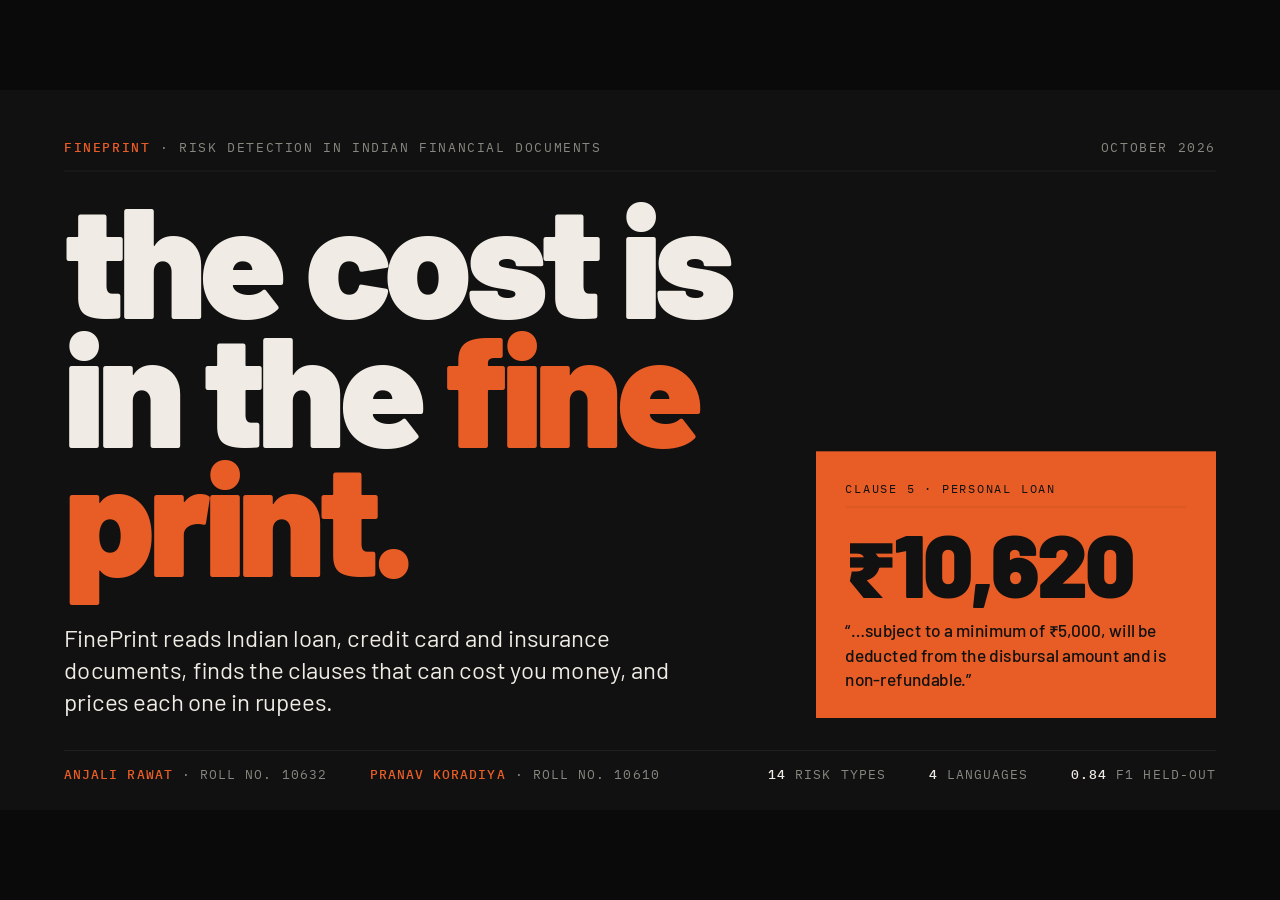
<file: presentation/fineprint-deck.html>
<!DOCTYPE html>
<html lang="en">
<head>
<meta charset="UTF-8">
<meta name="viewport" content="width=device-width, initial-scale=1.0">
<title>FinePrint: Risk Detection in Indian Financial Documents</title>

<!-- Fonts: Barlow carries every word; IBM Plex Mono carries only the chrome (kickers, labels, numbers).
     Noto Sans Devanagari covers the Hindi and Marathi on the language slide. -->
<link rel="preconnect" href="https://fonts.googleapis.com">
<link rel="preconnect" href="https://fonts.gstatic.com" crossorigin>
<link href="https://fonts.googleapis.com/css2?family=Barlow:wght@400;500;600;700;800;900&family=IBM+Plex+Mono:wght@400;500;700&family=Noto+Sans+Devanagari:wght@400;600&display=swap" rel="stylesheet">

<style>
/* ===========================================
   THEME (Broadside: ink on fire)
   Two registers only: dark slides for documentation, orange slides for declaration.
   Change the colours here to re-theme the whole deck.
   =========================================== */
:root {
    --stage-bg: #0a0a0a;
    --ink: #111111;
    --ink-alt: #1A1A18;
    --fire: #E85D26;
    --cream: #F0ECE5;
    --cream-muted: #888880;
    --cream-hint: #6a6a62;          /* lifted from #505048 so small text stays readable on a projector */
    --border: #282826;
    --on-orange-muted: rgba(17, 17, 17, 0.75);
    --on-orange-hint: rgba(17, 17, 17, 0.55);
    --on-orange-border: rgba(17, 17, 17, 0.2);

    --display: 'Barlow', 'Noto Sans Devanagari', sans-serif;
    --mono: 'IBM Plex Mono', monospace;

    /* Type scale, translated from the template's vw values to the 1920×1080 stage */
    --fs-display: 236px;   /* 13vw, slightly reduced to fit three words */
    --fs-h1: 144px;        /* 7.5vw */
    --fs-h2: 80px;         /* 4.5vw ≈ 86, trimmed for two-line headlines */
    --fs-h3: 40px;
    --fs-stat: 100px;      /* 5.5vw */
    --fs-lead: 31px;       /* 1.6vw */
    --fs-body: 24px;       /* 1.2vw, raised a touch for a reading deck */
    --fs-caption: 19px;
    --fs-label: 16px;      /* 0.72vw ≈ 14, raised for legibility */

    /* Spacing on the stage */
    --pad-x: 106px;        /* 5.5vw */
    --pad-y: 60px;         /* 5.5vh */
    --gap-lg: 38px; --gap-md: 22px; --gap-sm: 11px;

    --ease-enter: cubic-bezier(0.16, 1, 0.3, 1);
}

* { margin: 0; padding: 0; box-sizing: border-box; }

/* ===========================================
   FIXED 16:9 STAGE: MANDATORY BASE STYLES (viewport-base.css, in full)
   =========================================== */
html,
body {
    width: 100%;
    height: 100%;
    margin: 0;
    overflow: hidden;
    background: var(--stage-bg, #000);
}
.deck-viewport {
    position: fixed;
    inset: 0;
    overflow: hidden;
    background: var(--stage-bg, #000);
}
.deck-stage {
    position: absolute;
    left: 0;
    top: 0;
    width: 1920px;
    height: 1080px;
    overflow: hidden;
    transform-origin: 0 0;
    background: var(--slide-bg, #fff);
}
.slide {
    position: absolute;
    inset: 0;
    width: 1920px;
    height: 1080px;
    overflow: hidden;
    display: block;
    visibility: hidden;
    opacity: 0;
    pointer-events: none;
    background: var(--slide-bg, #fff);
}
.slide.active,
.slide.visible {
    visibility: visible;
    opacity: 1;
    pointer-events: auto;
    z-index: 1;
}
img,
video,
canvas,
svg {
    max-width: 100%;
    max-height: 100%;
}
.deck-controls {
    position: fixed;
    left: 50%;
    bottom: 22px;
    transform: translateX(-50%);
    z-index: 1000;
}
@media print {
    html,
    body {
        width: 1920px;
        height: auto;
        overflow: visible;
        background: #fff;
    }
    .deck-viewport {
        position: static;
        overflow: visible;
        background: #fff;
    }
    .deck-stage {
        position: static;
        width: auto;
        height: auto;
        transform: none !important;
        background: none;
    }
    .slide {
        position: relative;
        display: block !important;
        visibility: visible !important;
        opacity: 1 !important;
        pointer-events: auto !important;
        width: 1920px;
        height: 1080px;
        break-after: page;
        page-break-after: always;
    }
    .slide:last-child {
        break-after: auto;
        page-break-after: auto;
    }
    .deck-controls {
        display: none !important;
    }
}
@media (prefers-reduced-motion: reduce) {
    *,
    *::before,
    *::after {
        animation-duration: 0.01ms !important;
        transition-duration: 0.2s !important;
    }
}

/* ===========================================
   REGISTERS: dark (content) and orange (declaration)
   =========================================== */
.slide { font-family: var(--display); }
.slide.dark { --slide-bg: var(--ink); background: var(--ink); color: var(--cream); }
.slide.orange { --slide-bg: var(--fire); background: var(--fire); color: var(--ink); }

/* The frame every content slide sits in: chrome bar, body, foot bar */
.frame { position: absolute; inset: var(--pad-y) var(--pad-x); display: flex; flex-direction: column; }
.chrome, .foot {
    display: flex; justify-content: space-between; align-items: baseline;
    font-family: var(--mono); font-size: var(--fs-label); font-weight: 500; letter-spacing: 0.14em; text-transform: uppercase; color: var(--cream-muted);
}
.chrome { padding-bottom: var(--gap-sm); border-bottom: 1px solid var(--border); margin-bottom: var(--gap-lg); }
.foot { padding-top: var(--gap-sm); border-top: 1px solid var(--border); margin-top: auto; }
.chrome b, .foot b { color: var(--fire); font-weight: 500; }
.orange .chrome, .orange .foot { color: var(--on-orange-hint); border-color: var(--on-orange-border); }
.orange .chrome b, .orange .foot b { color: var(--ink); }
.body { flex: 1; min-height: 0; display: flex; flex-direction: column; }

/* ===========================================
   TYPE ROLES (Barlow lowercase for words; Plex Mono uppercase for chrome)
   =========================================== */
.kicker { font-family: var(--mono); font-size: var(--fs-label); font-weight: 500; letter-spacing: 0.14em; text-transform: uppercase; color: var(--fire); margin-bottom: var(--gap-sm); }
.orange .kicker { color: var(--on-orange-hint); }
.display { font-size: var(--fs-display); font-weight: 900; line-height: 0.86; letter-spacing: -0.04em; }
.h1 { font-size: var(--fs-h1); font-weight: 800; line-height: 0.9; letter-spacing: -0.03em; }
.h2 { font-size: var(--fs-h2); font-weight: 700; line-height: 1.05; letter-spacing: -0.02em; max-width: 1500px; }
.h3 { font-size: var(--fs-h3); font-weight: 700; line-height: 1.1; letter-spacing: -0.015em; }
.lead { font-size: var(--fs-lead); line-height: 1.45; font-weight: 400; }
.text { font-size: var(--fs-body); line-height: 1.5; font-weight: 400; }
.muted { color: var(--cream-muted); }
.orange .muted { color: var(--on-orange-muted); }
.accent { color: var(--fire); }
.mono-note { font-family: var(--mono); font-size: var(--fs-label); letter-spacing: 0.1em; text-transform: uppercase; color: var(--cream-hint); }
.orange .mono-note { color: var(--on-orange-hint); }
.rule { width: 36px; height: 2px; background: var(--fire); margin: var(--gap-md) 0; }
.orange .rule { background: var(--ink); }
.catalogue { position: absolute; top: var(--pad-y); left: var(--pad-x); font-family: var(--mono); font-size: 21px; font-weight: 500; letter-spacing: 0.1em; color: rgba(17, 17, 17, 0.45); }

/* Slash-marked list: the system's only bullet */
.slash { list-style: none; display: grid; gap: var(--gap-md); }
.slash li { position: relative; padding-left: 40px; font-size: var(--fs-body); line-height: 1.5; }
.slash li::before { content: "/"; position: absolute; left: 0; top: 0; font-family: var(--mono); font-weight: 700; color: var(--fire); }
.orange .slash li::before { color: rgba(17, 17, 17, 0.45); }
.slash li b { font-weight: 700; }

/* Stat card: top border only, big figure, label, mono note */
.stat { border-top: 1px solid var(--border); padding: var(--gap-md) var(--gap-md) 0 0; }
.stat .v { font-size: var(--fs-stat); font-weight: 900; line-height: 1; letter-spacing: -0.04em; color: var(--fire); }
.stat .v.sm { font-size: 72px; }
.stat .l { font-size: var(--fs-body); line-height: 1.4; margin-top: 10px; }
.stat .n { margin-top: 8px; }
.orange .stat { border-color: var(--on-orange-border); }
.orange .stat .v { color: var(--ink); }

/* Tag: bordered mono label */
.tag { display: inline-block; font-family: var(--mono); font-size: var(--fs-label); letter-spacing: 0.14em; text-transform: uppercase; color: var(--fire); border: 1px solid var(--fire); padding: 0.3em 0.8em; }

/* Screenshot with a hairline caption */
.shot { display: flex; flex-direction: column; gap: var(--gap-sm); }
.shot img { display: block; width: 100%; height: auto; border: 1px solid var(--border); }
.shot figcaption { font-family: var(--mono); font-size: var(--fs-label); letter-spacing: 0.1em; text-transform: uppercase; color: var(--cream-hint); }

/* ===========================================
   ENTRANCE ANIMATION: replays each time a slide becomes visible
   =========================================== */
.reveal { opacity: 0; transform: translateY(26px); transition: opacity 0.5s var(--ease-enter), transform 0.5s var(--ease-enter); }
.slide.visible .reveal { opacity: 1; transform: none; }
.slide.visible .reveal[data-d="1"] { transition-delay: 0.08s; }
.slide.visible .reveal[data-d="2"] { transition-delay: 0.16s; }
.slide.visible .reveal[data-d="3"] { transition-delay: 0.24s; }
.slide.visible .reveal[data-d="4"] { transition-delay: 0.32s; }
.slide.visible .reveal[data-d="5"] { transition-delay: 0.40s; }
.slide.visible .reveal[data-d="6"] { transition-delay: 0.48s; }
/* bars grow from their baseline */
.grow { transform-origin: left; transform: scaleX(0); transition: transform 0.9s var(--ease-enter) 0.3s; }
.slide.visible .grow { transform: scaleX(1); }
.grow-y { transform-origin: bottom; transform: scaleY(0); transition: transform 0.9s var(--ease-enter) 0.3s; }
.slide.visible .grow-y { transform: scaleY(1); }

/* === SLIDE 1 · COVER ================================================================ */
.cover .page { position: absolute; inset: 72px 96px; display: grid; grid-template-rows: auto 1fr auto; }
.cover .mast { display: flex; justify-content: space-between; font-family: var(--mono); font-size: 20px; letter-spacing: 0.12em; text-transform: uppercase; color: var(--cream-muted); border-bottom: 1px solid var(--border); padding-bottom: 22px; }
.cover .mast b { color: var(--fire); font-weight: 500; }
.cover .main { display: grid; grid-template-columns: 1fr 600px; gap: 72px; align-items: end; padding-top: 30px; }
.cover .display { line-height: 0.82; }
.cover .sub { font-size: 36px; line-height: 1.35; margin-top: 64px; max-width: 1000px; }
.cover .card { background: var(--fire); color: var(--ink); padding: 44px 44px 40px; display: grid; gap: 24px; }
.cover .card .lbl { font-family: var(--mono); font-size: 18px; letter-spacing: 0.12em; text-transform: uppercase; border-bottom: 1px solid var(--on-orange-border); padding-bottom: 16px; }
.cover .card .fig { font-size: 132px; font-weight: 900; line-height: 0.9; letter-spacing: -0.03em; }
.cover .card q { font-size: 26px; line-height: 1.4; quotes: none; font-weight: 500; }
.cover .stats { display: flex; gap: 64px; font-family: var(--mono); font-size: 20px; letter-spacing: 0.08em; text-transform: uppercase; color: var(--cream-muted); border-top: 1px solid var(--border); padding-top: 22px; margin-top: 48px; }
.cover .stats b { color: var(--cream); font-weight: 500; }
.cover .stats { justify-content: space-between; align-items: baseline; }
.cover .stats .grp { display: flex; gap: 64px; }
.cover .stats .team b { color: var(--fire); }

/* === SLIDE 2 · PROBLEM =============================================================== */
.problem .cols { display: grid; grid-template-columns: 1fr 1fr; gap: 96px; margin-top: var(--gap-lg); flex: 1; }
.problem .stats3 { display: grid; gap: var(--gap-md); align-content: start; }

/* === SLIDES 3, 15 · STATEMENT (orange, no chrome) ==================================== */
.statement .wrap { position: absolute; inset: 0 var(--pad-x); display: flex; flex-direction: column; justify-content: center; }
.statement .h1 { max-width: 1650px; }
.statement .h1 .dim { opacity: 0.45; }

/* === SLIDE 4 · THE APP =============================================================== */
.app .cols { display: grid; grid-template-columns: 640px 1fr; gap: 72px; flex: 1; align-items: start; }

/* === SLIDE 5 · PIPELINE ============================================================== */
.pipe { display: grid; grid-template-columns: repeat(3, 1fr); grid-template-rows: 1fr 1fr; gap: 0 56px; margin-top: var(--gap-lg); flex: 1; }
.pipe .st { border-top: 1px solid var(--border); padding: 22px 0 18px; display: flex; flex-direction: column; gap: 10px; }
.pipe .num { font-family: var(--mono); font-size: 18px; font-weight: 700; letter-spacing: 0.1em; color: var(--fire); }
.pipe .h3 { font-size: 38px; }
.pipe .text { font-size: 22px; color: var(--cream); }
.pipe .mono-note { margin-top: auto; text-transform: none; letter-spacing: 0.02em; }

/* === SLIDE 6 · TAXONOMY ============================================================== */
.tax { display: grid; grid-template-columns: repeat(3, 1fr); gap: 56px; margin-top: var(--gap-lg); }
.tax .grp { border-top: 2px solid var(--fire); padding-top: 18px; }
.tax .grp .kicker { margin-bottom: 18px; }
.tax ul { list-style: none; }
.tax li { font-size: 30px; font-weight: 600; letter-spacing: -0.01em; line-height: 1.25; padding: 13px 0; border-bottom: 1px solid var(--border); }

/* === SLIDE 7 · DETECTION (compare) =================================================== */
.compare { display: grid; grid-template-columns: 1fr 1fr; align-items: stretch; margin-top: var(--gap-lg); }
.compare .lp { padding-right: 58px; border-right: 1px solid var(--border); display: flex; flex-direction: column; gap: var(--gap-md); }
.compare .rp { background: var(--fire); color: var(--ink); padding: 40px 48px 44px; display: flex; flex-direction: column; gap: var(--gap-md); margin-left: 58px; }
.compare .rp .kicker { color: var(--on-orange-hint); }
.compare .rp .slash li::before { color: rgba(17, 17, 17, 0.5); }
.compare .rp .text { color: var(--on-orange-muted); }
.compare .slash { gap: 28px; }
.compare .slash li { font-size: 27px; }
.compare .h3 { font-size: 46px; }

/* === SLIDE 8 · CALCULATOR ============================================================ */
.calc .cols { display: grid; grid-template-columns: 820px 1fr; gap: 96px; flex: 1; margin-top: var(--gap-lg); }
.sum { font-family: var(--mono); font-size: 40px; line-height: 1.7; }
.sum div { display: grid; grid-template-columns: 60px 1fr auto; border-bottom: 1px solid var(--border); padding: 4px 0; }
.sum div span:last-child { text-align: right; }
.sum .op { color: var(--cream-hint); }
.sum .total { border-bottom: 0; border-top: 2px solid var(--fire); margin-top: 8px; font-weight: 700; color: var(--fire); }
.calc .grid2 { display: grid; grid-template-columns: 1fr 1fr; gap: 0 48px; align-content: start; }

/* === SLIDE 9 · GUARDRAILS ============================================================ */
.guards { display: grid; grid-template-columns: repeat(4, 1fr); gap: 40px; margin-top: 56px; }
.guards .g { border-top: 2px solid var(--fire); padding-top: 22px; display: flex; flex-direction: column; gap: 16px; }
.guards .g .num { font-family: var(--mono); font-size: 18px; font-weight: 700; color: var(--fire); letter-spacing: 0.1em; }
.guards .g .h3 { font-size: 44px; }
.guards .g .text { font-size: 25px; }
.guards .g .eg { margin-top: 8px; background: var(--ink-alt); padding: 18px 20px; font-size: 21px; line-height: 1.45; color: var(--cream-muted); border-left: 2px solid var(--fire); }

/* === SLIDE 10 · LANGUAGES ============================================================ */
.lang .cols { display: grid; grid-template-columns: 1fr 380px; gap: 80px; flex: 1; margin-top: var(--gap-md); min-height: 0; }
.flow { display: grid; gap: 0; margin-top: var(--gap-lg); }
.flow .row { display: grid; grid-template-columns: 200px 1fr; gap: 24px; padding: 16px 0; border-top: 1px solid var(--border); align-items: baseline; }
.flow .row .mono-note { color: var(--fire); }
.flow .row .val { font-size: 30px; font-weight: 600; letter-spacing: -0.01em; line-height: 1.3; }
.flow .row .val .add { color: var(--cream-muted); font-weight: 500; }
.lang .phone { align-self: start; }
.lang .phone img { width: 360px; }

/* === SLIDE 11 · EVALUATION (vertical bars) =========================================== */
.eval .cols { display: grid; grid-template-columns: 1000px 1fr; gap: 96px; flex: 1; margin-top: var(--gap-lg); }
.bars { display: grid; grid-template-columns: repeat(5, 1fr); gap: 36px; height: 470px; border-left: 1px solid var(--border); border-bottom: 1px solid var(--border); padding: 0 0 0 36px; align-items: end; }
.bars .b { display: flex; flex-direction: column; justify-content: flex-end; height: 100%; }
.bars .fill { background: var(--cream-hint); position: relative; }
.bars .fill.hot { background: var(--fire); }
.bars .val { font-size: 44px; font-weight: 900; letter-spacing: -0.03em; margin-bottom: 10px; }
.bars .hot-v { color: var(--fire); }
.bar-labels { display: grid; grid-template-columns: repeat(5, 1fr); gap: 36px; padding-left: 37px; margin-top: 14px; }
.bar-labels span { font-family: var(--mono); font-size: 15px; letter-spacing: 0.08em; text-transform: uppercase; color: var(--cream-muted); line-height: 1.4; }
.eval .side { display: grid; gap: var(--gap-md); align-content: start; }

/* === SLIDE 12 · PER CATEGORY (horizontal bars) ======================================= */
.cat .cols { display: grid; grid-template-columns: 1fr 560px; gap: 96px; flex: 1; margin-top: var(--gap-md); }
.hbars { display: grid; gap: 7px; align-content: start; }
.hbars .r { display: grid; grid-template-columns: 380px 1fr 70px; gap: 20px; align-items: center; height: 38px; }
.hbars .r .k { font-size: 22px; font-weight: 500; white-space: nowrap; }
.hbars .track { height: 14px; }
.hbars .fill { height: 100%; background: var(--cream-hint); }
.hbars .r.miss .fill { background: var(--fire); }
.hbars .r.miss .k, .hbars .r.miss .v { color: var(--fire); }
.hbars .v { font-family: var(--mono); font-size: 20px; text-align: right; }
.errs { display: grid; gap: 0; align-content: start; }
.errs .e { display: grid; grid-template-columns: 70px 1fr; gap: 16px; padding: 14px 0; border-top: 1px solid var(--border); font-size: 22px; line-height: 1.4; }
.errs .e .mono-note { color: var(--fire); padding-top: 4px; }

/* === SLIDE 13 · LIMITS (compare, orange payoff) ===================================== */
/* uses .compare */

/* === SLIDE 14 · ENGINEERING ========================================================= */
.eng .stats4 { display: grid; grid-template-columns: repeat(4, 1fr); gap: 48px; margin-top: var(--gap-lg); }
.eng .bottom { display: grid; grid-template-columns: 1fr 1fr; gap: 96px; margin-top: 56px; }

/* === SLIDE 15 · END ================================================================= */
.end .wrap { position: absolute; inset: 0 var(--pad-x); display: flex; flex-direction: column; justify-content: center; }
.end .team { display: flex; gap: 96px; margin-top: 96px; }
.end .team p { font-size: 48px; font-weight: 800; letter-spacing: -0.02em; line-height: 1.1; }
.end .team span { display: block; font-family: var(--mono); font-size: 22px; font-weight: 500; letter-spacing: 0.12em; text-transform: uppercase; color: var(--on-orange-muted); margin-top: 10px; }
.end .meta { display: flex; gap: 64px; margin-top: 56px; font-family: var(--mono); font-size: 22px; letter-spacing: 0.1em; text-transform: uppercase; color: var(--on-orange-muted); border-top: 1px solid var(--on-orange-border); padding-top: 22px; }

/* ===========================================
   PRESENTER CHROME (outside the stage): progress bar and counter
   =========================================== */
.progress { position: fixed; left: 0; top: 0; height: 3px; background: var(--fire); z-index: 1001; transition: width 0.4s var(--ease-enter); }
.counter { position: fixed; right: 18px; bottom: 14px; z-index: 1001; font-family: var(--mono); font-size: 12px; letter-spacing: 0.12em; color: #8a8a82; }

/* ===========================================
   INLINE EDITING (hover the top-left corner or press E)
   =========================================== */
.edit-hotzone { position: fixed; top: 0; left: 0; width: 80px; height: 80px; z-index: 10000; cursor: pointer; }
.edit-toggle {
    position: fixed; top: 16px; left: 16px; z-index: 10001; opacity: 0; pointer-events: none; transition: opacity 0.3s ease;
    font-family: var(--mono); font-size: 12px; letter-spacing: 0.12em; text-transform: uppercase;
    background: var(--ink); color: var(--cream); border: 1px solid var(--fire); padding: 8px 12px; cursor: pointer;
}
.edit-toggle.show, .edit-toggle.active { opacity: 1; pointer-events: auto; }
.edit-toggle.active { background: var(--fire); color: var(--ink); }
body.editing [contenteditable="true"] { outline: 1px dashed rgba(232, 93, 38, 0.6); outline-offset: 4px; cursor: text; }
/* Automated browsers (PDF export, screenshots) get the slides without presenter controls */
body.export .edit-toggle, body.export .edit-hotzone, body.export .progress, body.export .counter { display: none !important; }
</style>
</head>
<body>
<div class="progress" id="progress"></div>
<div class="counter" id="counter" aria-live="polite"></div>
<div class="edit-hotzone" aria-hidden="true"></div>
<button class="edit-toggle" id="editToggle" title="Edit mode (E)">Edit</button>

<div class="deck-viewport">
<main class="deck-stage" id="deckStage">

<!-- ============================================ 01 · COVER -->
<section class="slide dark cover" aria-label="Cover">
  <div class="page">
    <p class="mast reveal" data-d="1"><span><b>FinePrint</b> · Risk Detection in Indian Financial Documents</span><span>October 2026</span></p>
    <div class="main">
      <div>
        <h1 class="display reveal" data-d="2">the cost is in the <span class="accent">fine print.</span></h1>
        <p class="sub reveal" data-d="3">FinePrint reads Indian loan, credit card and insurance documents, finds the clauses that can cost you money, and prices each one in rupees.</p>
      </div>
      <div class="card reveal" data-d="4">
        <p class="lbl">Clause 5 · Personal loan</p>
        <p class="fig">₹10,620</p>
        <q>“…subject to a minimum of ₹5,000, will be deducted from the disbursal amount and is non-refundable.”</q>
      </div>
    </div>
    <p class="stats reveal" data-d="5"><span class="grp team"><span><b>Anjali Rawat</b> · Roll no. 10632</span><span><b>Pranav Koradiya</b> · Roll no. 10610</span></span><span class="grp"><span><b>14</b> risk types</span><span><b>4</b> languages</span><span><b>0.84</b> F1 held-out</span></span></p>
  </div>
</section>

<!-- ============================================ 02 · THE PROBLEM -->
<section class="slide dark problem" aria-label="The problem">
  <div class="frame">
    <div class="chrome"><span><b>01</b> · The problem</span><span>02 / 15</span></div>
    <div class="body">
      <p class="kicker reveal" data-d="1">Why this exists</p>
      <h2 class="h2 reveal" data-d="2">the terms that cost money are written to be skipped.</h2>
      <div class="cols">
        <div>
          <p class="lead reveal" data-d="3">A sanction letter, a credit card's terms or a health policy runs to pages of legal English. The lines that cost money are scattered through it, stated as a percentage of something, and seldom in the reader's first language.</p>
          <div class="rule reveal" data-d="3"></div>
          <ul class="slash reveal" data-d="4">
            <li><b>Percentages, not rupees.</b> "3% plus GST" hides a five-figure fee.</li>
            <li><b>Scattered.</b> Fees, penalties and rate changes sit far apart.</li>
            <li><b>One language.</b> Many borrowers read Hindi or Marathi first.</li>
          </ul>
        </div>
        <div class="stats3">
          <p class="mono-note reveal" data-d="3">One sample: a personal loan sanction letter</p>
          <div class="stat reveal" data-d="4"><p class="v">20</p><p class="l">clauses in the letter</p></div>
          <div class="stat reveal" data-d="5"><p class="v">9</p><p class="l">of them can cost the borrower money; 6 are high risk</p></div>
          <div class="stat reveal" data-d="6"><p class="v">₹10,620</p><p class="l">the fee behind "3% of the loan amount plus GST", taken before the money arrives</p></div>
        </div>
      </div>
    </div>
    <div class="foot"><span>FinePrint</span><span>Sample s01 · ₹3,00,000 at 16% for 36 months</span></div>
  </div>
</section>

<!-- ============================================ 03 · STATEMENT -->
<section class="slide orange statement" aria-label="Two rules">
  <p class="catalogue">03</p>
  <div class="wrap">
    <p class="kicker reveal" data-d="1">The two rules FinePrint is built on</p>
    <h2 class="h1 reveal" data-d="2">every flag quotes the document. <span class="dim">every rupee is calculated, not generated.</span></h2>
    <div class="rule reveal" data-d="3"></div>
    <p class="lead reveal" data-d="3" style="max-width:1150px;color:var(--on-orange-muted)">A language model can help find and explain risks, but it never invents a clause and never does arithmetic. Both rules are enforced in code.</p>
  </div>
</section>

<!-- ============================================ 04 · THE APP -->
<section class="slide dark app" aria-label="The app">
  <div class="frame">
    <div class="chrome"><span><b>02</b> · The app</span><span>04 / 15</span></div>
    <div class="body">
      <div class="cols">
        <div>
          <p class="kicker reveal" data-d="1">Three steps</p>
          <h2 class="h2 reveal" data-d="2">add. review. ask.</h2>
          <div class="rule reveal" data-d="2"></div>
          <ul class="slash reveal" data-d="3">
            <li><b>Add.</b> Paste the text, upload a PDF (bank PDFs locked against editing included) or pick one of 12 samples. Names, PAN, Aadhaar, card, account and phone numbers are hidden first.</li>
            <li><b>Review.</b> Each risky clause with its severity, its cost in rupees and the exact quote. A risk map shows where in the document the problems sit.</li>
            <li><b>Ask.</b> Questions in English, हिन्दी, मराठी or Hinglish, answered from the document's own clauses.</li>
          </ul>
        </div>
        <figure class="shot reveal" data-d="4">
          <img src="assets/app-review.png" alt="FinePrint's review screen: 9 things to check in a loan agreement, a risk map, and the processing fee card showing ₹10,620 taken upfront">
          <figcaption>Review screen · sample personal loan · rules only, no API key</figcaption>
        </figure>
      </div>
    </div>
    <div class="foot"><span>FinePrint</span><span>FastAPI · plain JavaScript · no build step</span></div>
  </div>
</section>

<!-- ============================================ 05 · PIPELINE -->
<section class="slide dark" aria-label="Pipeline">
  <div class="frame">
    <div class="chrome"><span><b>03</b> · How it works</span><span>05 / 15</span></div>
    <div class="body">
      <p class="kicker reveal" data-d="1">The NLP pipeline</p>
      <h2 class="h2 reveal" data-d="2">six stages, one pass over the document.</h2>
      <div class="pipe">
        <div class="st reveal" data-d="2"><p class="num">01 · Ingest</p><p class="h3">read and mask</p><p class="text">PDF or text to plain text. Personal identifiers are masked by ordered patterns, so a card number is never mistaken for Aadhaar and ₹1,50,000 is never touched.</p><p class="mono-note">ingest/loader.py · pii.py</p></div>
        <div class="st reveal" data-d="3"><p class="num">02 · Segment</p><p class="h3">split into clauses</p><p class="text">A clause starts at a numbered or bulleted line. Short title lines become headings. Every clause keeps its exact character offsets, so quotes can be checked later.</p><p class="mono-note">ingest/segmenter.py</p></div>
        <div class="st reveal" data-d="4"><p class="num">03 · Extract</p><p class="h3">find the numbers</p><p class="text">Rupee amounts with Indian commas, lakh and crore; percentages per month or year; durations. Then the loan amount, rate, tenure and EMI for the whole document.</p><p class="mono-note">extract/money.py · context.py</p></div>
        <div class="st reveal" data-d="4"><p class="num">04 · Detect</p><p class="h3">flag the risks</p><p class="text">Weighted wording cues for 14 risk categories, plus an optional language model. Every model quote must appear in the clause or the flag is dropped.</p><p class="mono-note">risk/rules.py · llm_classifier.py · verify.py</p></div>
        <div class="st reveal" data-d="5"><p class="num">05 · Calculate</p><p class="h3">turn it into rupees</p><p class="text">One deterministic function per category, fed by the clause and the document's numbers. Each result states its assumptions. The user can change the numbers.</p><p class="mono-note">calc/impact.py</p></div>
        <div class="st reveal" data-d="6"><p class="num">06 · Explain &amp; answer</p><p class="h3">say it plainly</p><p class="text">Three reading levels, four languages. Questions are answered by BM25 retrieval over the clauses; 15 reference notes from RBI, IRDAI and general guidance say why each risk matters.</p><p class="mono-note">explain/ · qa/ · kb/</p></div>
      </div>
    </div>
    <div class="foot"><span>FinePrint</span><span>Runs end to end with no language model</span></div>
  </div>
</section>

<!-- ============================================ 06 · TAXONOMY -->
<section class="slide dark" aria-label="Risk taxonomy">
  <div class="frame">
    <div class="chrome"><span><b>04</b> · What it looks for</span><span>06 / 15</span></div>
    <div class="body">
      <p class="kicker reveal" data-d="1">The risk taxonomy</p>
      <h2 class="h2 reveal" data-d="2">14 kinds of clause that can cost you.</h2>
      <div class="tax">
        <div class="grp reveal" data-d="3">
          <p class="kicker">What it costs you · 7</p>
          <ul><li>Upfront or processing fee</li><li>Charge for paying early</li><li>Late payment charges</li><li>EMI bounce charge</li><li>Annual or recurring fee</li><li>'0% EMI' that is not free</li><li>Paying only the minimum due</li></ul>
        </div>
        <div class="grp reveal" data-d="4">
          <p class="kicker">What can change later · 3</p>
          <ul><li>Interest rate can change</li><li>Terms can change without your consent</li><li>Renews and charges automatically</li></ul>
          <p class="text muted" style="margin-top:28px">Each category has a default severity, wording cues with weights, and its own rupee formula. Severity can rise with the amount: a processing fee of 3% of the loan or more is high risk.</p>
        </div>
        <div class="grp reveal" data-d="5">
          <p class="kicker">Your money, data and cover · 4</p>
          <ul><li>Money can be taken from your other accounts</li><li>Insurance added to your loan</li><li>Your data is shared</li><li>Waiting period, co-pay or exclusion</li></ul>
        </div>
      </div>
    </div>
    <div class="foot"><span>FinePrint</span><span>risk/taxonomy.py</span></div>
  </div>
</section>

<!-- ============================================ 07 · DETECTION -->
<section class="slide dark" aria-label="Detection">
  <div class="frame">
    <div class="chrome"><span><b>05</b> · Detection</span><span>07 / 15</span></div>
    <div class="body">
      <p class="kicker reveal" data-d="1">Rules, model, or both</p>
      <h2 class="h2 reveal" data-d="2">rules for precision, a model for reach.</h2>
      <div class="compare">
        <div class="lp reveal" data-d="3">
          <p class="h3">rules, always on</p>
          <ul class="slash">
            <li><b>Weighted cues.</b> Each category has regular-expression cues with weights; a clause is flagged when the cue weight is high enough.</li>
            <li><b>No key, no network.</b> Rules-only mode is the baseline every test and the evaluation run on.</li>
            <li><b>Confidence.</b> A rule hit scoring 4 or more is high confidence, otherwise medium.</li>
          </ul>
          <p class="mono-note" style="margin-top:8px">Optional model: any OpenAI-compatible API · clauses sent in batches of 25</p>
        </div>
        <div class="rp reveal" data-d="4">
          <p class="kicker">Hybrid: the default when a model is set up</p>
          <p class="h3">the union of both, checked.</p>
          <ul class="slash">
            <li><b>Both agree:</b> high confidence.</li>
            <li><b>Model only:</b> medium, and only if its quote is found word for word in the clause.</li>
            <li><b>Why a union:</b> in a consumer-protection tool a missed trap costs more than an extra flag, and every flag quotes the document, so a reader can judge it in seconds.</li>
          </ul>
        </div>
      </div>
    </div>
    <div class="foot"><span>FinePrint</span><span>risk/pipeline.py</span></div>
  </div>
</section>

<!-- ============================================ 08 · CALCULATOR -->
<section class="slide dark calc" aria-label="Rupee calculator">
  <div class="frame">
    <div class="chrome"><span><b>06</b> · The calculator</span><span>08 / 15</span></div>
    <div class="body">
      <p class="kicker reveal" data-d="1">From percentages to rupees</p>
      <h2 class="h2 reveal" data-d="2">the language model never does arithmetic.</h2>
      <div class="cols">
        <div>
          <p class="mono-note reveal" data-d="3" style="margin-bottom:14px">Clause 5: "processing fee of 3% of the loan amount plus GST"</p>
          <div class="sum reveal" data-d="3">
            <div><span class="op"></span><span>3% × ₹3,00,000</span><span>₹9,000</span></div>
            <div><span class="op">+</span><span>18% GST on the fee</span><span>₹1,620</span></div>
            <div class="total"><span>=</span><span>taken upfront</span><span>₹10,620</span></div>
          </div>
          <p class="text muted reveal" data-d="4" style="margin-top:28px">Plain Python, one function per category. The ₹3,00,000 came from clause 1; change it in the app and every figure updates in under a second. An explanation that used the old number is reset to the standard text.</p>
        </div>
        <div class="grid2">
          <div class="stat reveal" data-d="3"><p class="v sm">₹8,850</p><p class="l">if ₹1,50,000 is repaid early</p><p class="n mono-note">Clause 6 · 5% + GST</p></div>
          <div class="stat reveal" data-d="4"><p class="v sm">₹590</p><p class="l">every time an EMI bounces</p><p class="n mono-note">Clause 9 · ₹500 + GST</p></div>
          <div class="stat reveal" data-d="5" style="margin-top:36px"><p class="v sm">₹211</p><p class="l">for each month one EMI stays unpaid</p><p class="n mono-note">Clause 8 · 2% a month</p></div>
          <div class="stat reveal" data-d="6" style="margin-top:36px"><p class="v sm">₹8,225</p><p class="l">a ₹6,499 insurance premium costs once interest is paid on it</p><p class="n mono-note">Clause 10 · bundled cover</p></div>
        </div>
      </div>
    </div>
    <div class="foot"><span>FinePrint</span><span>calc/impact.py · every figure from the sample s01</span></div>
  </div>
</section>

<!-- ============================================ 09 · GUARDRAILS -->
<section class="slide dark" aria-label="Guardrails">
  <div class="frame">
    <div class="chrome"><span><b>07</b> · Guardrails</span><span>09 / 15</span></div>
    <div class="body">
      <p class="kicker reveal" data-d="1">Against hallucination and over-reach</p>
      <h2 class="h2 reveal" data-d="2">four checks between the model and the reader.</h2>
      <div class="guards">
        <div class="g reveal" data-d="3"><p class="num">Quote check</p><p class="h3">no quote, no flag</p><p class="text">A model's flag is kept only if its quote appears in the clause, after normalising curly quotes and dashes. A paraphrase or an invented clause cannot pass.</p><p class="eg">"N model suggestions were removed because their quote was not found in the document."</p></div>
        <div class="g reveal" data-d="4"><p class="num">Number guard</p><p class="h3">no new numbers</p><p class="text">An explanation may only use numbers from its clause or from the calculator. If the model changes or invents one, that explanation is replaced by the template.</p><p class="eg">For example: the model writes "₹11,000" where the calculator said ₹10,620, so the template is shown instead.</p></div>
        <div class="g reveal" data-d="5"><p class="num">Citation check</p><p class="h3">answers cite clauses</p><p class="text">Answers must cite the clauses retrieved for the question. Invalid citations are removed; an answer that cites nothing is replaced by the quoted clauses.</p><p class="eg">"…a bounce charge of ₹500 plus applicable GST…" [clause 9]</p></div>
        <div class="g reveal" data-d="6"><p class="num">Advice guardrail</p><p class="h3">explains, never advises</p><p class="text">Questions asking what to do, in any of the four languages, get an explanation of the terms and a plain statement that FinePrint does not give financial advice.</p><p class="eg">"kya mujhe yeh loan lena chahiye?"</p></div>
      </div>
    </div>
    <div class="foot"><span>FinePrint</span><span>risk/verify.py · explain/explainer.py · qa/chat.py · qa/guardrails.py</span></div>
  </div>
</section>

<!-- ============================================ 10 · LANGUAGES -->
<section class="slide dark lang" aria-label="Languages">
  <div class="frame">
    <div class="chrome"><span><b>08</b> · Languages</span><span>10 / 15</span></div>
    <div class="body">
      <div class="cols">
        <div>
          <p class="kicker reveal" data-d="1">Code-mixed questions</p>
          <h2 class="h2 reveal" data-d="2">hinglish is not english.</h2>
          <p class="lead reveal" data-d="3" style="margin-top:22px;max-width:1100px">Standard language detectors label Hindi typed in Roman letters as English, so retrieval fails on the Hindi words. FinePrint spots it with a function-word lexicon, then adds English synonyms to the query so BM25 can match the document.</p>
          <div class="flow reveal" data-d="4">
            <div class="row"><span class="mono-note">Question</span><span class="val">mera EMI bounce hua toh kitna lagega?</span></div>
            <div class="row"><span class="mono-note">Detected</span><span class="val">Hinglish</span></div>
            <div class="row"><span class="mono-note">Expanded</span><span class="val">… <span class="add">+ emi instalment bounce dishonour nach ecs mandate return charges</span></span></div>
            <div class="row"><span class="mono-note">Answer</span><span class="val">clause 9: ₹590 every time an EMI bounces · clause 8: ₹211 for each month one EMI stays unpaid</span></div>
          </div>
        </div>
        <figure class="shot phone reveal" data-d="5">
          <img src="assets/app-ask-phone.png" alt="FinePrint on a phone: the ask screen with suggested questions in English, Hinglish and Hindi">
          <figcaption>Ask screen at 360 px</figcaption>
        </figure>
      </div>
    </div>
    <div class="foot"><span>FinePrint</span><span>qa/lang.py · qa/chat.py · kb/bm25.py</span></div>
  </div>
</section>

<!-- ============================================ 11 · EVALUATION -->
<section class="slide dark eval" aria-label="Evaluation">
  <div class="frame">
    <div class="chrome"><span><b>09</b> · Evaluation</span><span>11 / 15</span></div>
    <div class="body">
      <p class="kicker reveal" data-d="1">Rules only, against 64 hand-labelled risks</p>
      <h2 class="h2 reveal" data-d="2">0.84 F1 on documents the rules never saw.</h2>
      <div class="cols">
        <div class="reveal" data-d="3">
          <div class="bars">
            <div class="b"><p class="val">1.00</p><div class="fill grow-y" style="height:100%"></div></div>
            <div class="b"><p class="val">0.93</p><div class="fill grow-y" style="height:93%"></div></div>
            <div class="b"><p class="val">0.77</p><div class="fill grow-y" style="height:77%"></div></div>
            <div class="b"><p class="val hot-v">0.84</p><div class="fill hot grow-y" style="height:84%"></div></div>
            <div class="b"><p class="val">0.96</p><div class="fill grow-y" style="height:96%"></div></div>
          </div>
          <div class="bar-labels"><span>Dev F1<br>8 docs</span><span>Test precision</span><span>Test recall</span><span>Test F1<br>4 docs</span><span>All F1<br>12 docs</span></div>
        </div>
        <div class="side">
          <div class="stat reveal" data-d="4"><p class="v sm">13 / 17</p><p class="l">test risks found, with 1 false alarm</p></div>
          <div class="stat reveal" data-d="5"><p class="v sm">21 / 23</p><p class="l">pre-filled loan numbers correct (amount, rate, tenure, EMI)</p></div>
          <div class="stat reveal" data-d="6"><p class="v sm">88.7 → 68.2</p><p class="l">Flesch reading ease, Simple vs Expert explanations (higher is easier)</p></div>
        </div>
      </div>
    </div>
    <div class="foot"><span>FinePrint</span><span>The dev split was used to write the rules; the test split was never used for tuning · eval/run_eval.py</span></div>
  </div>
</section>

<!-- ============================================ 12 · PER CATEGORY -->
<section class="slide dark cat" aria-label="Per-category results">
  <div class="frame">
    <div class="chrome"><span><b>09</b> · Evaluation</span><span>12 / 15</span></div>
    <div class="body">
      <p class="kicker reveal" data-d="1">F1 per risk category, all 12 documents</p>
      <h2 class="h2 reveal" data-d="2">the misses cluster in five categories.</h2>
      <div class="cols">
        <div class="hbars reveal" data-d="3">
          <div class="r"><span class="k">Upfront or processing fee</span><div class="track"><div class="fill grow" style="width:100%"></div></div><span class="v">1.00</span></div>
          <div class="r"><span class="k">Charge for paying early</span><div class="track"><div class="fill grow" style="width:100%"></div></div><span class="v">1.00</span></div>
          <div class="r"><span class="k">Late payment charges</span><div class="track"><div class="fill grow" style="width:100%"></div></div><span class="v">1.00</span></div>
          <div class="r"><span class="k">EMI bounce charge</span><div class="track"><div class="fill grow" style="width:100%"></div></div><span class="v">1.00</span></div>
          <div class="r"><span class="k">Annual or recurring fee</span><div class="track"><div class="fill grow" style="width:100%"></div></div><span class="v">1.00</span></div>
          <div class="r"><span class="k">'0% EMI' that is not free</span><div class="track"><div class="fill grow" style="width:100%"></div></div><span class="v">1.00</span></div>
          <div class="r"><span class="k">Insurance added to your loan</span><div class="track"><div class="fill grow" style="width:100%"></div></div><span class="v">1.00</span></div>
          <div class="r"><span class="k">Terms can change</span><div class="track"><div class="fill grow" style="width:100%"></div></div><span class="v">1.00</span></div>
          <div class="r"><span class="k">Your data is shared</span><div class="track"><div class="fill grow" style="width:100%"></div></div><span class="v">1.00</span></div>
          <div class="r miss"><span class="k">Waiting period, co-pay, exclusion</span><div class="track"><div class="fill grow" style="width:93%"></div></div><span class="v">0.93</span></div>
          <div class="r miss"><span class="k">Money taken from other accounts</span><div class="track"><div class="fill grow" style="width:89%"></div></div><span class="v">0.89</span></div>
          <div class="r miss"><span class="k">Interest rate can change</span><div class="track"><div class="fill grow" style="width:86%"></div></div><span class="v">0.86</span></div>
          <div class="r miss"><span class="k">Paying only the minimum due</span><div class="track"><div class="fill grow" style="width:86%"></div></div><span class="v">0.86</span></div>
          <div class="r miss"><span class="k">Renews automatically</span><div class="track"><div class="fill grow" style="width:80%"></div></div><span class="v">0.80</span></div>
        </div>
        <div class="errs reveal" data-d="4">
          <p class="kicker">All five errors, all on test documents</p>
          <div class="e"><span class="mono-note">Miss</span><span>"recovered from any bank account linked": set-off worded without "set-off" or "lien" (instant loan app)</span></div>
          <div class="e"><span class="mono-note">Miss</span><span>"interest-free period … is not available": the minimum-due trap stated indirectly (credit card)</span></div>
          <div class="e"><span class="mono-note">Miss</span><span>"renews each year on the policy anniversary" (accident cover)</span></div>
          <div class="e"><span class="mono-note">Miss</span><span>"A deductible of Rs. 5,000" (accident cover)</span></div>
          <div class="e"><span class="mono-note">False</span><span>"may revise premium rates at renewal" read as a floating interest rate</span></div>
        </div>
      </div>
    </div>
    <div class="foot"><span>FinePrint</span><span>eval/results.md</span></div>
  </div>
</section>

<!-- ============================================ 13 · LIMITS -->
<section class="slide dark" aria-label="Limitations">
  <div class="frame">
    <div class="chrome"><span><b>10</b> · Honest limits</span><span>13 / 15</span></div>
    <div class="body">
      <p class="kicker reveal" data-d="1">Reading the 0.84 correctly</p>
      <h2 class="h2 reveal" data-d="2">what the score does not tell you.</h2>
      <div class="compare">
        <div class="lp reveal" data-d="3">
          <p class="h3">limits today</p>
          <ul class="slash">
            <li><b>Same authors.</b> The 12 sample documents and the rules were written by the same team, and the test split has only 4 documents. Real documents will score lower.</li>
            <li><b>Model not yet scored.</b> The language-model and hybrid methods are built and tested with a stand-in model, but have not been scored with a real API key.</li>
            <li><b>Text only.</b> Scanned PDFs have no text to read, and fee tables split into clauses less cleanly than sentences do.</li>
          </ul>
        </div>
        <div class="rp reveal" data-d="4">
          <p class="kicker">Next</p>
          <p class="h3">score it on real documents.</p>
          <ul class="slash">
            <li><b>Collect.</b> Real sanction letters, card terms and policies in <span style="font-family:var(--mono);font-size:21px">data/real/</span>, kept out of git.</li>
            <li><b>Label twice.</b> Two annotators label independently; agreement measured with Cohen's κ (<span style="font-family:var(--mono);font-size:21px">eval/kappa.py</span>).</li>
            <li><b>Compare.</b> Score rules, model and hybrid on the same held-out set.</li>
          </ul>
        </div>
      </div>
    </div>
    <div class="foot"><span>FinePrint</span><span>Never tune on the test split · never edit the gold labels to raise a score</span></div>
  </div>
</section>

<!-- ============================================ 14 · ENGINEERING -->
<section class="slide dark eng" aria-label="Engineering">
  <div class="frame">
    <div class="chrome"><span><b>11</b> · Engineering</span><span>14 / 15</span></div>
    <div class="body">
      <p class="kicker reveal" data-d="1">Built to run anywhere</p>
      <h2 class="h2 reveal" data-d="2">works with no API key. stores nothing.</h2>
      <div class="stats4">
        <div class="stat reveal" data-d="3"><p class="v">56</p><p class="l">automated tests, none needing a network or a key</p></div>
        <div class="stat reveal" data-d="4"><p class="v">0</p><p class="l">documents stored; personal data is masked before analysis</p></div>
        <div class="stat reveal" data-d="5"><p class="v">1</p><p class="l">Docker image for Render or any host; Vercel runs it as a function</p></div>
        <div class="stat reveal" data-d="6"><p class="v">12</p><p class="l">sample documents, each also as a PDF to test the upload</p></div>
      </div>
      <div class="bottom">
        <ul class="slash reveal" data-d="5">
          <li><b>Stack.</b> Python and FastAPI on the server; plain JavaScript in the browser, no build step. Any OpenAI-compatible model (Groq, Gemini, OpenAI) through three environment variables.</li>
          <li><b>Encrypted PDFs.</b> Bank PDFs locked against editing are read; a PDF that needs a password gets a clear message.</li>
        </ul>
        <ul class="slash reveal" data-d="6">
          <li><b>Every push.</b> CI runs the tests and the evaluation, then builds the container and smoke-tests it.</li>
          <li><b>Usable by anyone.</b> 44 px touch targets, visible keyboard focus, risk never shown by colour alone, works at 360 px, back button works.</li>
        </ul>
      </div>
    </div>
    <div class="foot"><span>FinePrint</span><span>.github/workflows/ci.yml · Dockerfile · render.yaml</span></div>
  </div>
</section>

<!-- ============================================ 15 · END -->
<section class="slide orange end" aria-label="End">
  <p class="catalogue">15</p>
  <div class="wrap">
    <h2 class="display reveal" data-d="1">read it before you sign.</h2>
    <div class="team reveal" data-d="2"><p>Anjali Rawat<span>Roll no. 10632</span></p><p>Pranav Koradiya<span>Roll no. 10610</span></p></div>
    <div class="meta reveal" data-d="3"><span>FinePrint: Risk Detection in Indian Financial Documents</span><span>github.com/08pranav/fineprint</span><span>FinePrint explains documents. It is not financial advice.</span></div>
  </div>
</section>

</main>
</div>

<script>
/* ===========================================
   SLIDE PRESENTATION CONTROLLER
   Fixed 1920×1080 stage scaled to the window; keyboard, wheel and swipe navigation;
   the URL hash keeps the slide number so a refresh stays on the same slide.
   =========================================== */
class SlidePresentation {
    constructor() {
        this.slides = Array.from(document.querySelectorAll('.slide'));
        this.stage = document.getElementById('deckStage');
        this.current = 0;
        this.wheelLock = false;
        this.setupStageScale();
        this.setupKeyboardNav();
        this.setupWheelNav();
        this.setupTouchNav();
        const fromHash = parseInt(location.hash.slice(1), 10);
        this.show(Number.isFinite(fromHash) ? fromHash - 1 : 0);
        window.addEventListener('hashchange', () => {
            const n = parseInt(location.hash.slice(1), 10);
            if (Number.isFinite(n) && n - 1 !== this.current) this.show(n - 1);
        });
    }

    setupStageScale() {
        const scale = () => {
            const f = Math.min(window.innerWidth / 1920, window.innerHeight / 1080);
            const x = (window.innerWidth - 1920 * f) / 2;
            const y = (window.innerHeight - 1080 * f) / 2;
            this.stage.style.transform = `translate(${x}px, ${y}px) scale(${f})`;
        };
        scale();
        window.addEventListener('resize', scale);
    }

    setupKeyboardNav() {
        document.addEventListener('keydown', (e) => {
            if (e.target.isContentEditable) return;
            if (['ArrowRight', 'ArrowDown', 'PageDown', ' ', 'Enter'].includes(e.key)) { e.preventDefault(); this.show(this.current + 1); }
            if (['ArrowLeft', 'ArrowUp', 'PageUp', 'Backspace'].includes(e.key)) { e.preventDefault(); this.show(this.current - 1); }
            if (e.key === 'Home') this.show(0);
            if (e.key === 'End') this.show(this.slides.length - 1);
        });
    }

    setupWheelNav() {
        window.addEventListener('wheel', (e) => {
            if (this.wheelLock || Math.abs(e.deltaY) < 30) return;
            this.wheelLock = true;
            this.show(this.current + (e.deltaY > 0 ? 1 : -1));
            setTimeout(() => { this.wheelLock = false; }, 700);
        }, { passive: true });
    }

    setupTouchNav() {
        let x0 = null;
        window.addEventListener('touchstart', (e) => { x0 = e.touches[0].clientX; }, { passive: true });
        window.addEventListener('touchend', (e) => {
            if (x0 === null) return;
            const dx = e.changedTouches[0].clientX - x0;
            if (Math.abs(dx) > 50) this.show(this.current + (dx < 0 ? 1 : -1));
            x0 = null;
        }, { passive: true });
    }

    show(index) {
        this.current = Math.max(0, Math.min(index, this.slides.length - 1));
        this.slides.forEach((s, i) => {
            const on = i === this.current;
            s.classList.toggle('active', on);
            s.setAttribute('aria-hidden', String(!on));
            // remove then re-add .visible so entrance animations replay on every visit
            s.classList.remove('visible');
        });
        const active = this.slides[this.current];
        void active.offsetWidth;
        requestAnimationFrame(() => active.classList.add('visible'));
        document.getElementById('progress').style.width = `${((this.current + 1) / this.slides.length) * 100}%`;
        document.getElementById('counter').textContent = `${String(this.current + 1).padStart(2, '0')} / ${this.slides.length}`;
        if (location.hash !== `#${this.current + 1}`) history.replaceState(null, '', `#${this.current + 1}`);
    }
}

/* ===========================================
   INLINE EDITOR
   Press E (or hover the top-left corner and click Edit) to edit any text.
   Edits are saved in this browser automatically; Ctrl/Cmd+S downloads the edited file.
   =========================================== */
class InlineEditor {
    constructor() {
        this.isActive = false;
        this.key = 'fineprint-deck-edits-v1';
        this.targets = Array.from(document.querySelectorAll('.slide h1, .slide h2, .slide p, .slide li, .slide q, .slide span.val, .slide figcaption'));
        this.restore();
        const toggle = document.getElementById('editToggle');
        const hotzone = document.querySelector('.edit-hotzone');
        let hideTimeout = null;
        toggle.addEventListener('click', () => this.toggleEditMode());
        hotzone.addEventListener('click', () => this.toggleEditMode());
        hotzone.addEventListener('mouseenter', () => { clearTimeout(hideTimeout); toggle.classList.add('show'); });
        hotzone.addEventListener('mouseleave', () => { hideTimeout = setTimeout(() => { if (!this.isActive) toggle.classList.remove('show'); }, 400); });
        toggle.addEventListener('mouseenter', () => clearTimeout(hideTimeout));
        toggle.addEventListener('mouseleave', () => { hideTimeout = setTimeout(() => { if (!this.isActive) toggle.classList.remove('show'); }, 400); });
        document.addEventListener('keydown', (e) => {
            if ((e.key === 'e' || e.key === 'E') && !e.target.isContentEditable && !e.ctrlKey && !e.metaKey) this.toggleEditMode();
            if ((e.ctrlKey || e.metaKey) && e.key === 's') { e.preventDefault(); this.download(); }
            if (e.key === 'Escape' && this.isActive) this.toggleEditMode();
        });
        document.addEventListener('input', () => this.save());
    }
    toggleEditMode() {
        this.isActive = !this.isActive;
        document.body.classList.toggle('editing', this.isActive);
        const toggle = document.getElementById('editToggle');
        toggle.classList.toggle('active', this.isActive);
        toggle.textContent = this.isActive ? 'Editing · Esc to stop' : 'Edit';
        this.targets.forEach((el) => { el.contentEditable = this.isActive ? 'true' : 'false'; });
        if (!this.isActive) this.save();
    }
    save() {
        try { localStorage.setItem(this.key, JSON.stringify(this.targets.map((el) => el.innerHTML))); } catch { /* storage blocked */ }
    }
    restore() {
        try {
            const saved = JSON.parse(localStorage.getItem(this.key) || 'null');
            if (Array.isArray(saved) && saved.length === this.targets.length) saved.forEach((html, i) => { this.targets[i].innerHTML = html; });
        } catch { /* nothing saved */ }
    }
    download() {
        const was = this.isActive;
        if (was) this.toggleEditMode();
        const html = '<!DOCTYPE html>\n' + document.documentElement.outerHTML;
        const a = document.createElement('a');
        a.href = URL.createObjectURL(new Blob([html], { type: 'text/html' }));
        a.download = 'fineprint-deck.html';
        a.click();
        setTimeout(() => URL.revokeObjectURL(a.href), 1000);
    }
}

if (navigator.webdriver) document.body.classList.add('export');
// Exposed for tools such as the PDF exporter: window.presentation.goToSlide(index)
window.presentation = new SlidePresentation();
window.presentation.goToSlide = (i) => window.presentation.show(i);
new InlineEditor();
</script>
</body>
</html>
</file>
